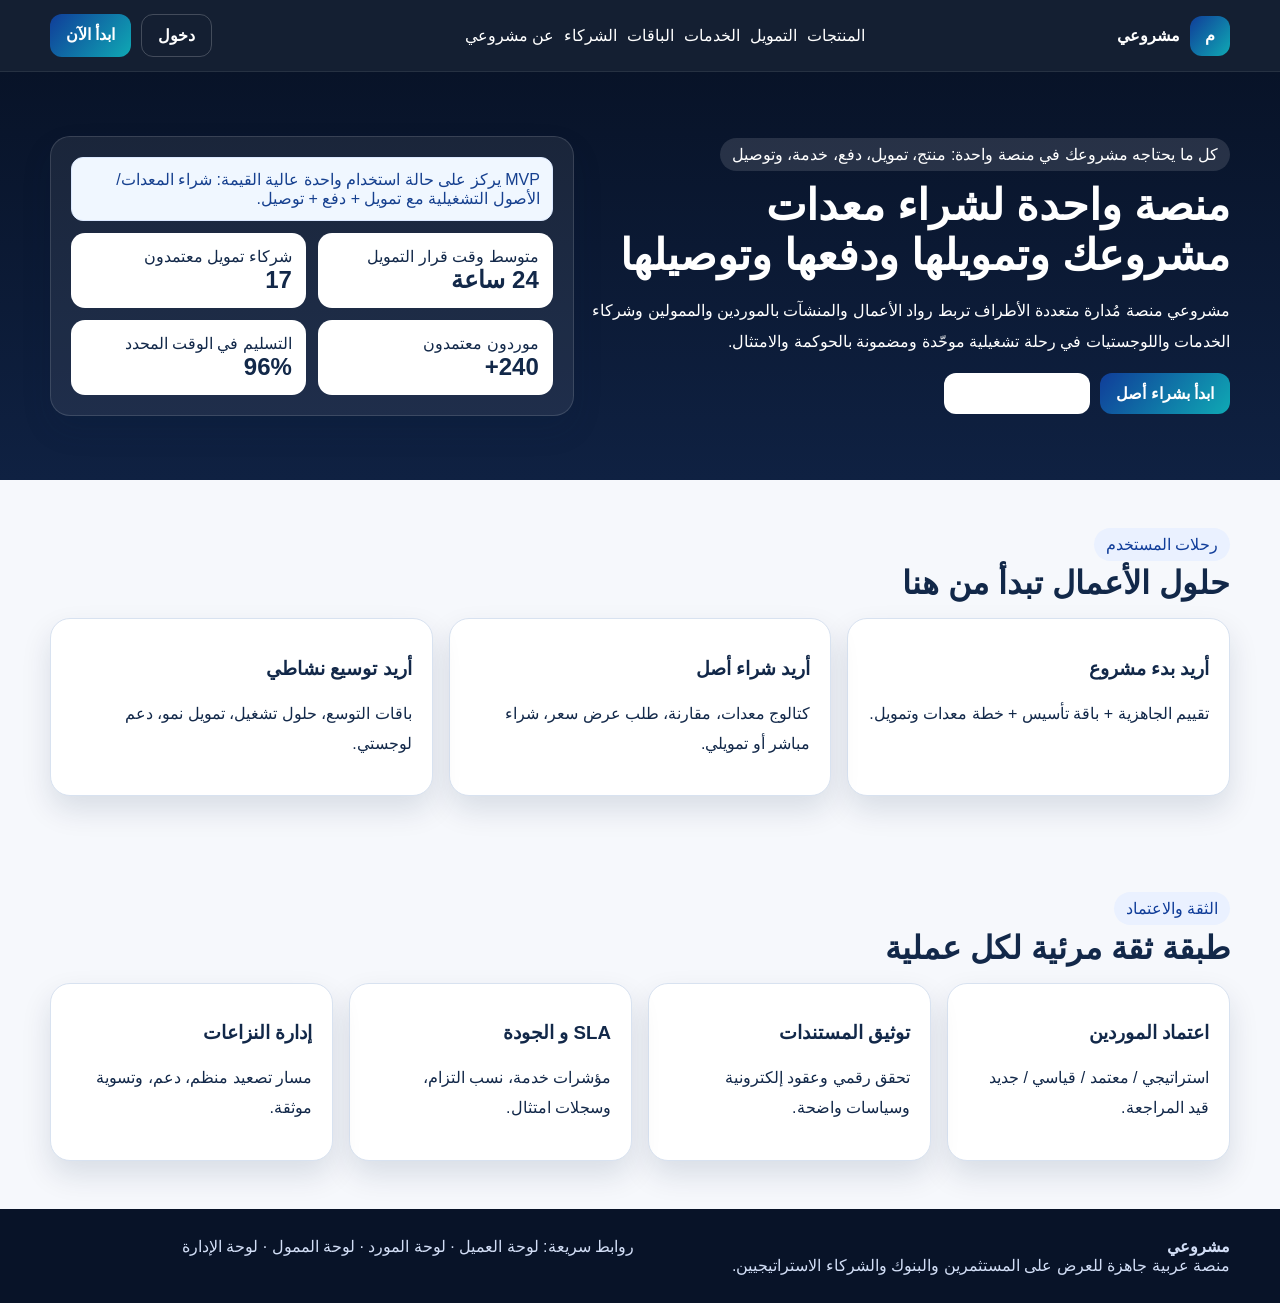
<file: index.html>
<!doctype html>
<html lang="ar" dir="rtl">
<head>
  <meta charset="utf-8" />
  <meta name="viewport" content="width=device-width, initial-scale=1" />
  <title>مشروعي | منصة موحدة لشراء المعدات وتمويلها</title>
  <meta name="description" content="مشروعي منصة عربية متعددة الأطراف توحّد شراء الأصول والتمويل والدفع والتوصيل في رحلة واحدة." />
  <link rel="stylesheet" href="assets/styles.css" />
  <script type="module" defer src="assets/app.js"></script>
</head>
<body>
  <header class="topbar"><div class="container nav"><a class="brand" href="index.html"><span class="brand-mark">م</span><span>مشروعي</span></a><div class="nav-links"><a href="pages/products.html">المنتجات</a><a href="pages/financing.html">التمويل</a><a href="pages/services.html">الخدمات</a><a href="pages/packages.html">الباقات</a><a href="pages/partners.html">الشركاء</a><a href="pages/about.html">عن مشروعي</a></div><div class="nav-actions"><a class="btn btn-outline" href="pages/signin.html">دخول</a><a class="btn btn-primary" href="pages/signup.html">ابدأ الآن</a></div></div></header>
  <section class="hero"><div class="container hero-grid"><div><span class="kicker">كل ما يحتاجه مشروعك في منصة واحدة: منتج، تمويل، دفع، خدمة، وتوصيل</span><h1>منصة واحدة لشراء معدات مشروعك وتمويلها ودفعها وتوصيلها</h1><p>مشروعي منصة مُدارة متعددة الأطراف تربط رواد الأعمال والمنشآت بالموردين والممولين وشركاء الخدمات واللوجستيات في رحلة تشغيلية موحّدة ومضمونة بالحوكمة والامتثال.</p><div class="hero-actions"><a class="btn btn-primary" href="pages/products.html">ابدأ بشراء أصل</a><a class="btn" href="pages/financing.html">احصل على تمويل</a></div></div><div class="panel"><div class="notice">MVP يركز على حالة استخدام واحدة عالية القيمة: شراء المعدات/الأصول التشغيلية مع تمويل + دفع + توصيل.</div><div class="metric-grid"><div class="metric"><div>متوسط وقت قرار التمويل</div><div class="value">24 ساعة</div></div><div class="metric"><div>شركاء تمويل معتمدون</div><div class="value">17</div></div><div class="metric"><div>موردون معتمدون</div><div class="value">240+</div></div><div class="metric"><div>التسليم في الوقت المحدد</div><div class="value">96%</div></div></div></div></div></section>
  <section class="section"><div class="container"><div class="section-head"><div><span class="badge">رحلات المستخدم</span><h2>حلول الأعمال تبدأ من هنا</h2></div></div><div class="grid grid-3"><div class="card"><h3>أريد بدء مشروع</h3><p>تقييم الجاهزية + باقة تأسيس + خطة معدات وتمويل.</p></div><div class="card"><h3>أريد شراء أصل</h3><p>كتالوج معدات، مقارنة، طلب عرض سعر، شراء مباشر أو تمويلي.</p></div><div class="card"><h3>أريد توسيع نشاطي</h3><p>باقات التوسع، حلول تشغيل، تمويل نمو، دعم لوجستي.</p></div></div></div></section>
  <section class="section"><div class="container"><div class="section-head"><div><span class="badge">الثقة والاعتماد</span><h2>طبقة ثقة مرئية لكل عملية</h2></div></div><div class="grid grid-4"><div class="card"><h3>اعتماد الموردين</h3><p>استراتيجي / معتمد / قياسي / جديد قيد المراجعة.</p></div><div class="card"><h3>توثيق المستندات</h3><p>تحقق رقمي وعقود إلكترونية وسياسات واضحة.</p></div><div class="card"><h3>SLA و الجودة</h3><p>مؤشرات خدمة، نسب التزام، وسجلات امتثال.</p></div><div class="card"><h3>إدارة النزاعات</h3><p>مسار تصعيد منظم، دعم، وتسوية موثقة.</p></div></div></div></section>
  <footer class="footer"><div class="container footer-grid"><div><strong>مشروعي</strong><div>منصة عربية جاهزة للعرض على المستثمرين والبنوك والشركاء الاستراتيجيين.</div></div><div>روابط سريعة: <a href="pages/customer-dashboard.html">لوحة العميل</a> · <a href="pages/supplier-dashboard.html">لوحة المورد</a> · <a href="pages/finance-dashboard.html">لوحة الممول</a> · <a href="pages/admin-dashboard.html">لوحة الإدارة</a></div></div></footer>
</body>
</html>
</file>
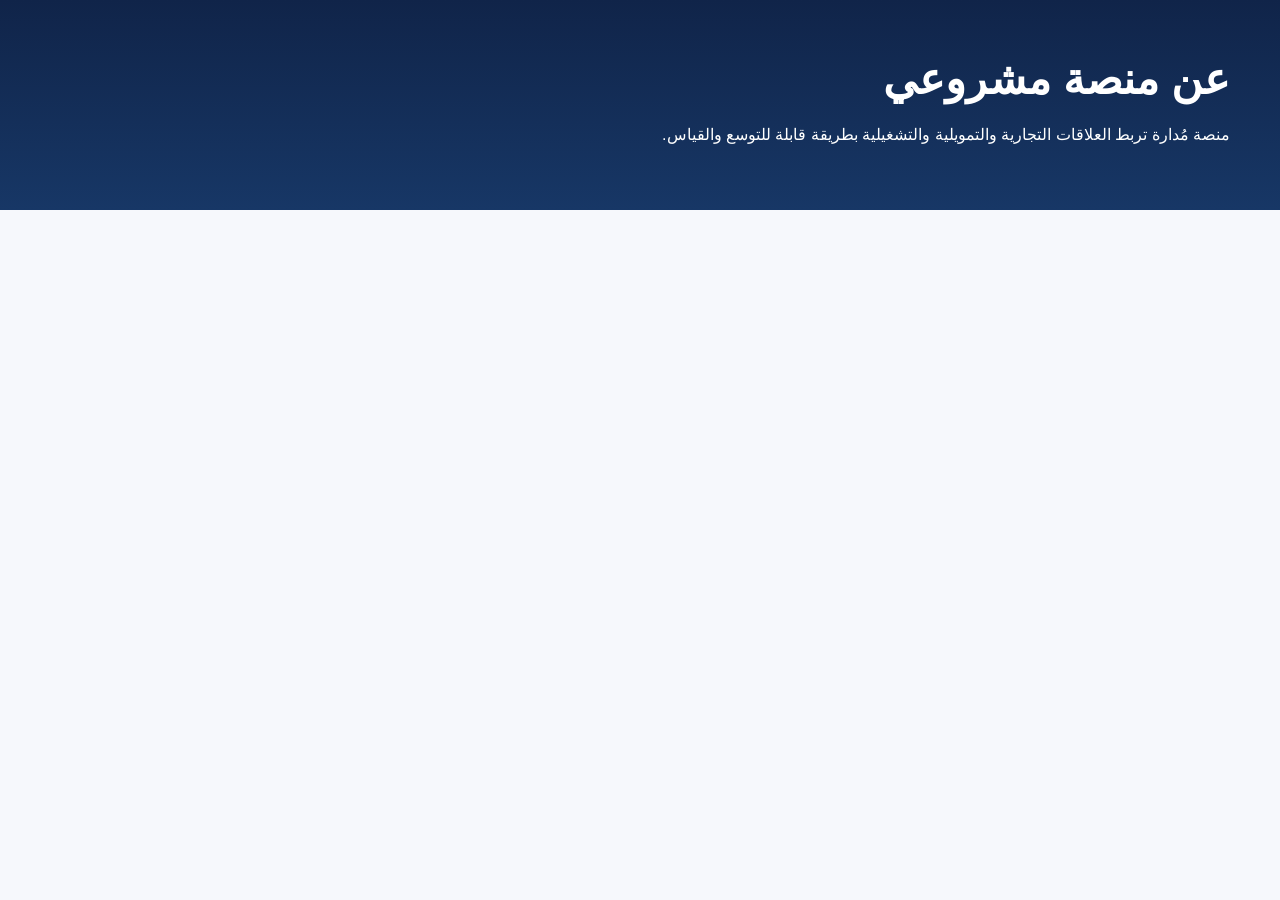
<file: pages/about.html>
<!doctype html><html lang="ar" dir="rtl"><head><meta charset="utf-8"><meta name="viewport" content="width=device-width,initial-scale=1"><title>عن مشروعي</title><link rel="stylesheet" href="../assets/styles.css"></head><body><section class="page-hero"><div class="container"><h1>عن منصة مشروعي</h1><p>منصة مُدارة تربط العلاقات التجارية والتمويلية والتشغيلية بطريقة قابلة للتوسع والقياس.</p></div></section></body></html>
</file>
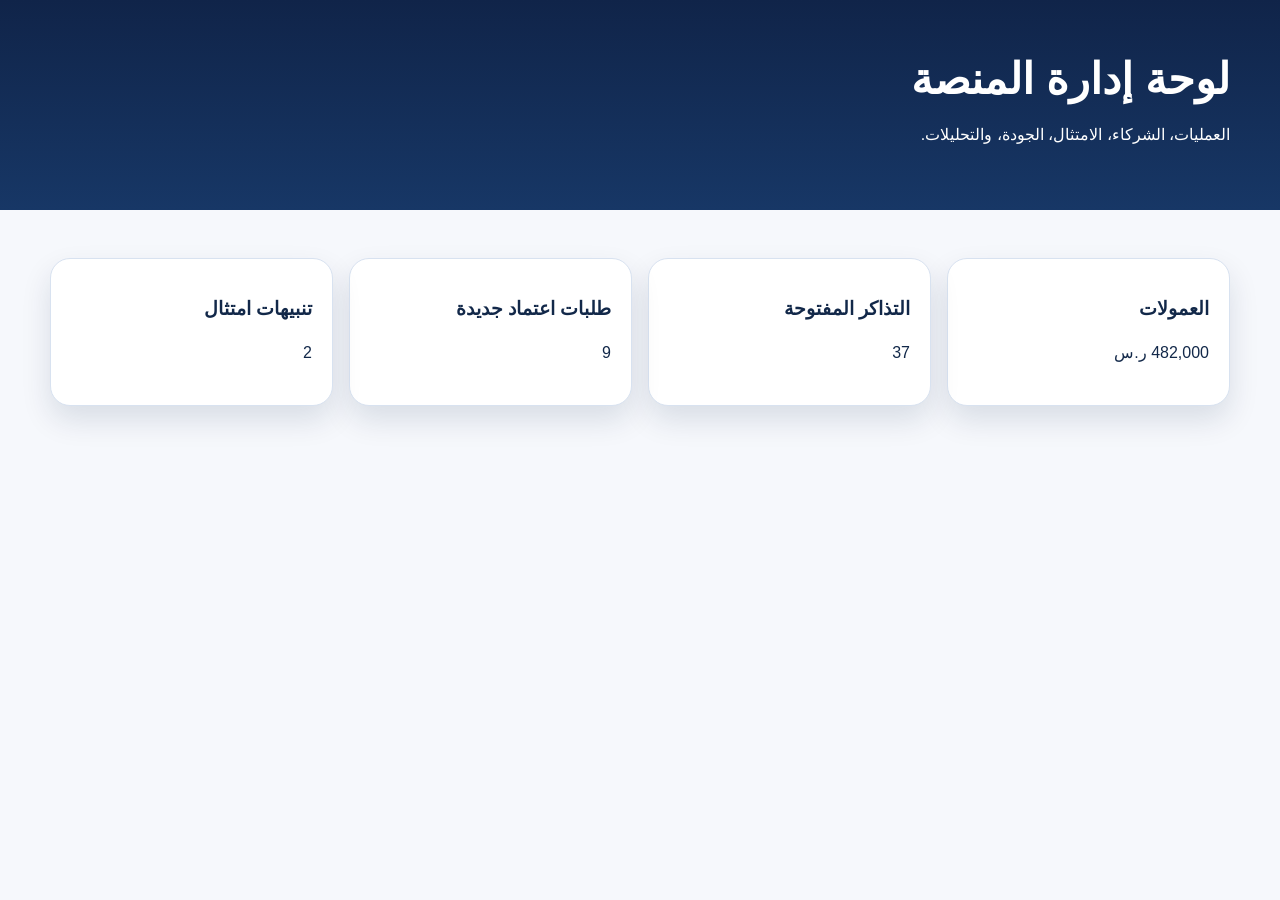
<file: pages/admin-dashboard.html>
<!doctype html><html lang="ar" dir="rtl"><head><meta charset="utf-8"><meta name="viewport" content="width=device-width,initial-scale=1"><title>لوحة الإدارة</title><link rel="stylesheet" href="../assets/styles.css"></head><body><section class="page-hero"><div class="container"><h1>لوحة إدارة المنصة</h1><p>العمليات، الشركاء، الامتثال، الجودة، والتحليلات.</p></div></section><section class="section"><div class="container grid grid-4"><div class="card"><h3>العمولات</h3><p>482,000 ر.س</p></div><div class="card"><h3>التذاكر المفتوحة</h3><p>37</p></div><div class="card"><h3>طلبات اعتماد جديدة</h3><p>9</p></div><div class="card"><h3>تنبيهات امتثال</h3><p>2</p></div></div></section></body></html>
</file>
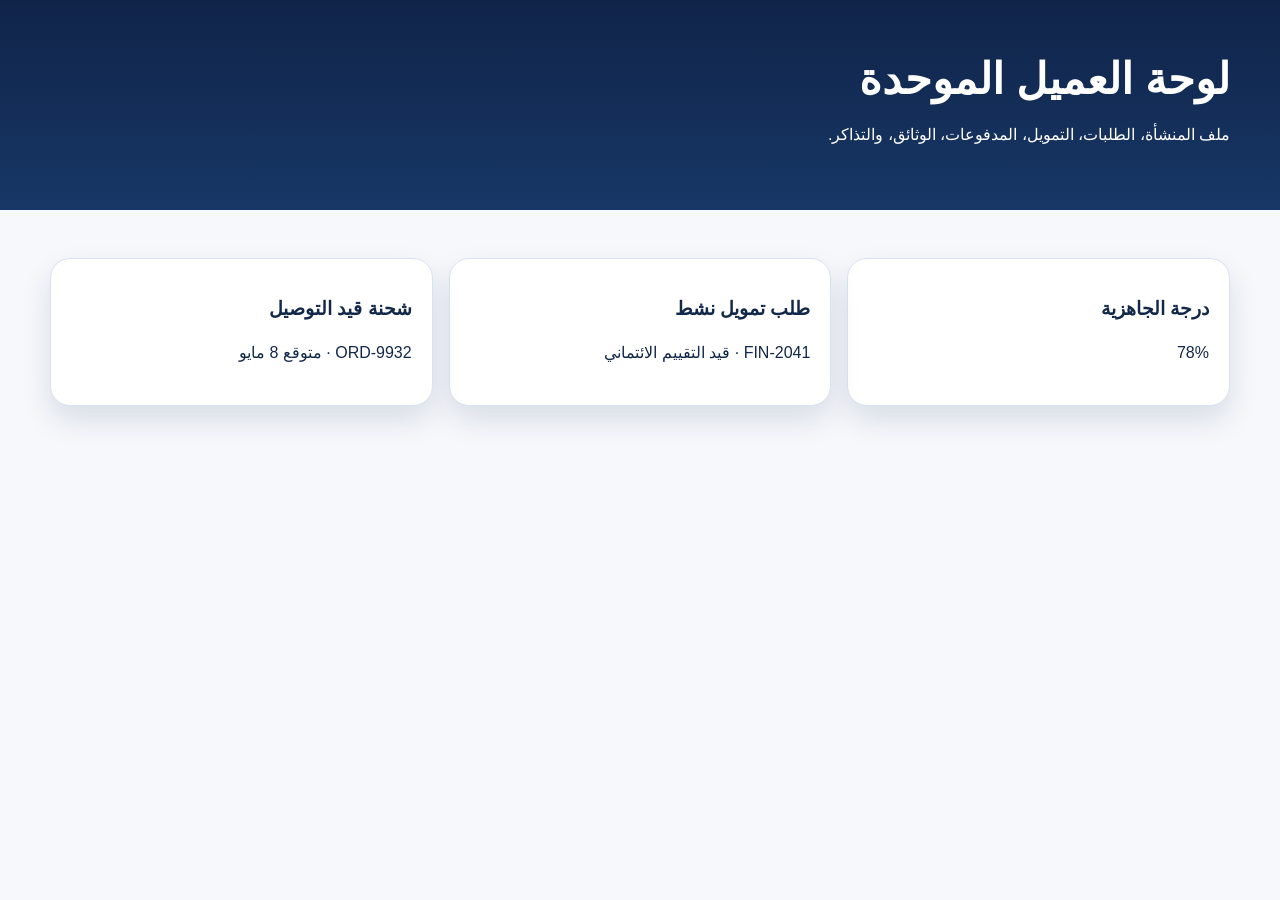
<file: pages/customer-dashboard.html>
<!doctype html><html lang="ar" dir="rtl"><head><meta charset="utf-8"><meta name="viewport" content="width=device-width,initial-scale=1"><title>لوحة العميل</title><link rel="stylesheet" href="../assets/styles.css"></head><body><section class="page-hero"><div class="container"><h1>لوحة العميل الموحدة</h1><p>ملف المنشأة، الطلبات، التمويل، المدفوعات، الوثائق، والتذاكر.</p></div></section><section class="section"><div class="container grid grid-3"><div class="card"><h3>درجة الجاهزية</h3><p class="value">78%</p></div><div class="card"><h3>طلب تمويل نشط</h3><p>FIN-2041 · قيد التقييم الائتماني</p></div><div class="card"><h3>شحنة قيد التوصيل</h3><p>ORD-9932 · متوقع 8 مايو</p></div></div></section></body></html>
</file>
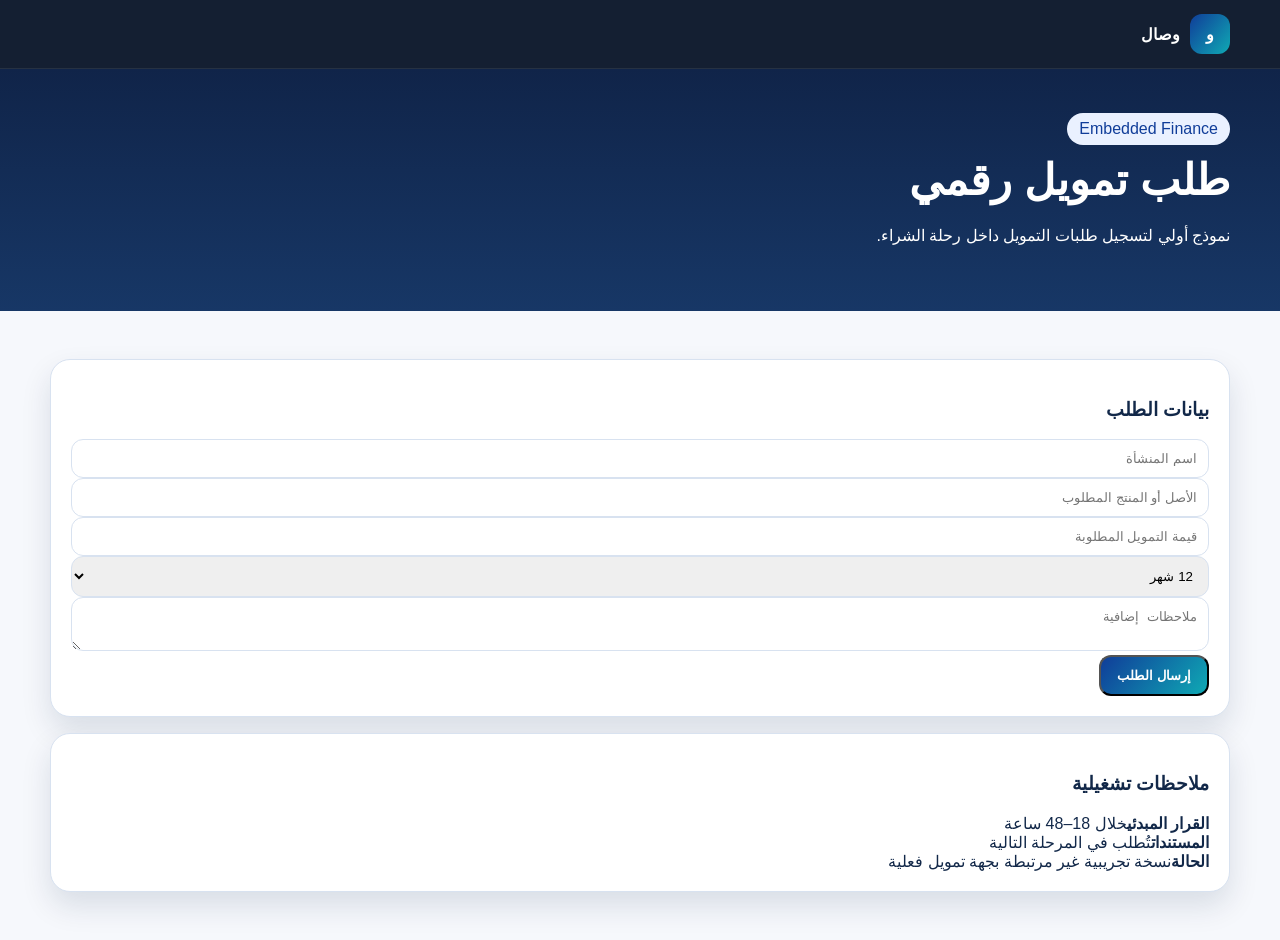
<file: pages/finance-application.html>
<!doctype html><html lang="ar" dir="rtl"><head><meta charset="utf-8"><meta name="viewport" content="width=device-width,initial-scale=1"><title>طلب التمويل | وصال</title><link rel="stylesheet" href="../assets/styles.css"><script defer src="../assets/app.js"></script></head><body><header class="topbar"><div class="container nav"><a class="brand" href="../index.html"><span class="brand-mark">و</span><span>وصال</span></a></div></header><section class="page-hero"><div class="container"><span class="badge">Embedded Finance</span><h1>طلب تمويل رقمي</h1><p>نموذج أولي لتسجيل طلبات التمويل داخل رحلة الشراء.</p></div></section><section class="section"><div class="container split"><div class="card"><h3>بيانات الطلب</h3><form id="finance-demo-form"><input name="company_name" placeholder="اسم المنشأة" required><input name="asset_name" placeholder="الأصل أو المنتج المطلوب" required><input name="amount" type="number" placeholder="قيمة التمويل المطلوبة" required><select name="tenor"><option value="12">12 شهر</option><option value="24">24 شهر</option><option value="36">36 شهر</option></select><textarea name="notes" placeholder="ملاحظات إضافية"></textarea><button class="btn btn-primary" type="submit">إرسال الطلب</button></form></div><div class="card"><h3>ملاحظات تشغيلية</h3><div class="list"><div class="item"><strong>القرار المبدئي</strong><span>خلال 18–48 ساعة</span></div><div class="item"><strong>المستندات</strong><span>تُطلب في المرحلة التالية</span></div><div class="item"><strong>الحالة</strong><span>نسخة تجريبية غير مرتبطة بجهة تمويل فعلية</span></div></div></div></div></section></body></html>
</file>
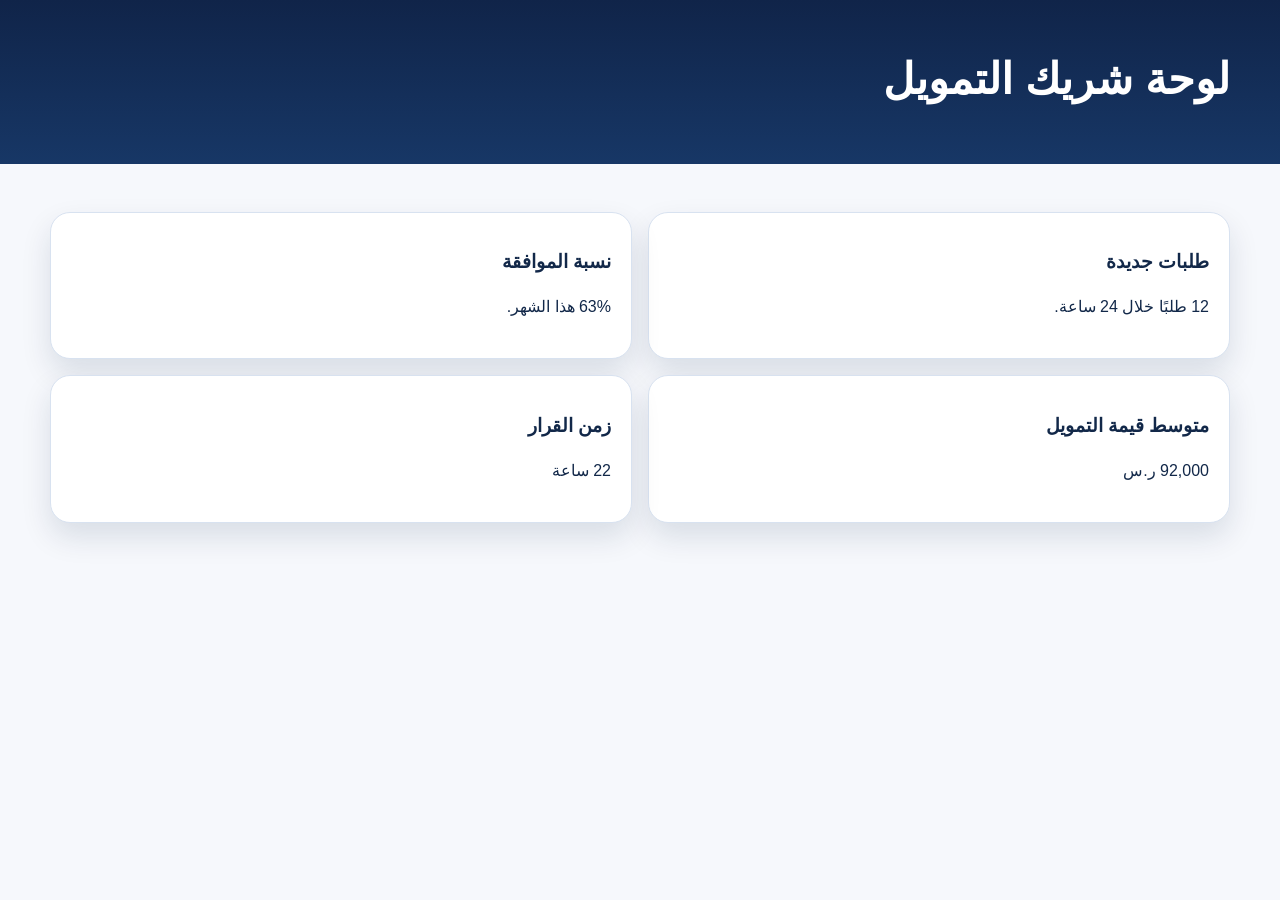
<file: pages/finance-dashboard.html>
<!doctype html><html lang="ar" dir="rtl"><head><meta charset="utf-8"><meta name="viewport" content="width=device-width,initial-scale=1"><title>لوحة شريك التمويل</title><link rel="stylesheet" href="../assets/styles.css"></head><body><section class="page-hero"><div class="container"><h1>لوحة شريك التمويل</h1></div></section><section class="section"><div class="container cards"><div class="card"><h3>طلبات جديدة</h3><p>12 طلبًا خلال 24 ساعة.</p></div><div class="card"><h3>نسبة الموافقة</h3><p>63% هذا الشهر.</p></div><div class="card"><h3>متوسط قيمة التمويل</h3><p>92,000 ر.س</p></div><div class="card"><h3>زمن القرار</h3><p>22 ساعة</p></div></div></section></body></html>
</file>
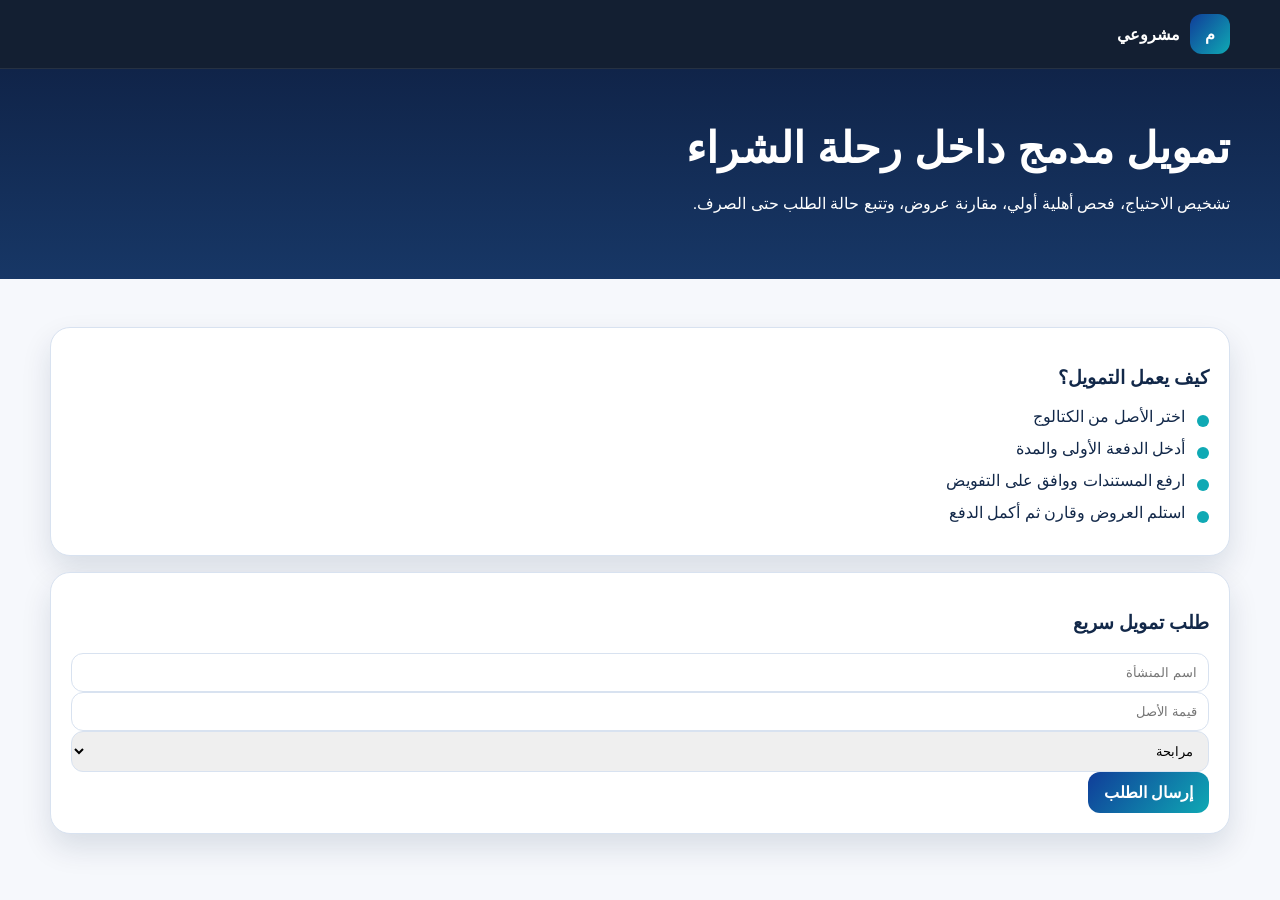
<file: pages/financing.html>
<!doctype html><html lang="ar" dir="rtl"><head><meta charset="utf-8"><meta name="viewport" content="width=device-width,initial-scale=1"><title>التمويل | مشروعي</title><link rel="stylesheet" href="../assets/styles.css"></head><body><header class="topbar"><div class="container nav"><a class="brand" href="../index.html"><span class="brand-mark">م</span><span>مشروعي</span></a></div></header><section class="page-hero"><div class="container"><h1>تمويل مدمج داخل رحلة الشراء</h1><p>تشخيص الاحتياج، فحص أهلية أولي، مقارنة عروض، وتتبع حالة الطلب حتى الصرف.</p></div></section><section class="section"><div class="container split"><div class="card timeline"><h3>كيف يعمل التمويل؟</h3><div class="step"><div class="dot"></div><div>اختر الأصل من الكتالوج</div></div><div class="step"><div class="dot"></div><div>أدخل الدفعة الأولى والمدة</div></div><div class="step"><div class="dot"></div><div>ارفع المستندات ووافق على التفويض</div></div><div class="step"><div class="dot"></div><div>استلم العروض وقارن ثم أكمل الدفع</div></div></div><div class="card"><h3>طلب تمويل سريع</h3><input placeholder="اسم المنشأة"><input placeholder="قيمة الأصل"><select><option>مرابحة</option><option>تأجير تمويلي</option><option>قرض تشغيلي</option></select><a class="btn btn-primary" href="#">إرسال الطلب</a></div></div></section></body></html>
</file>
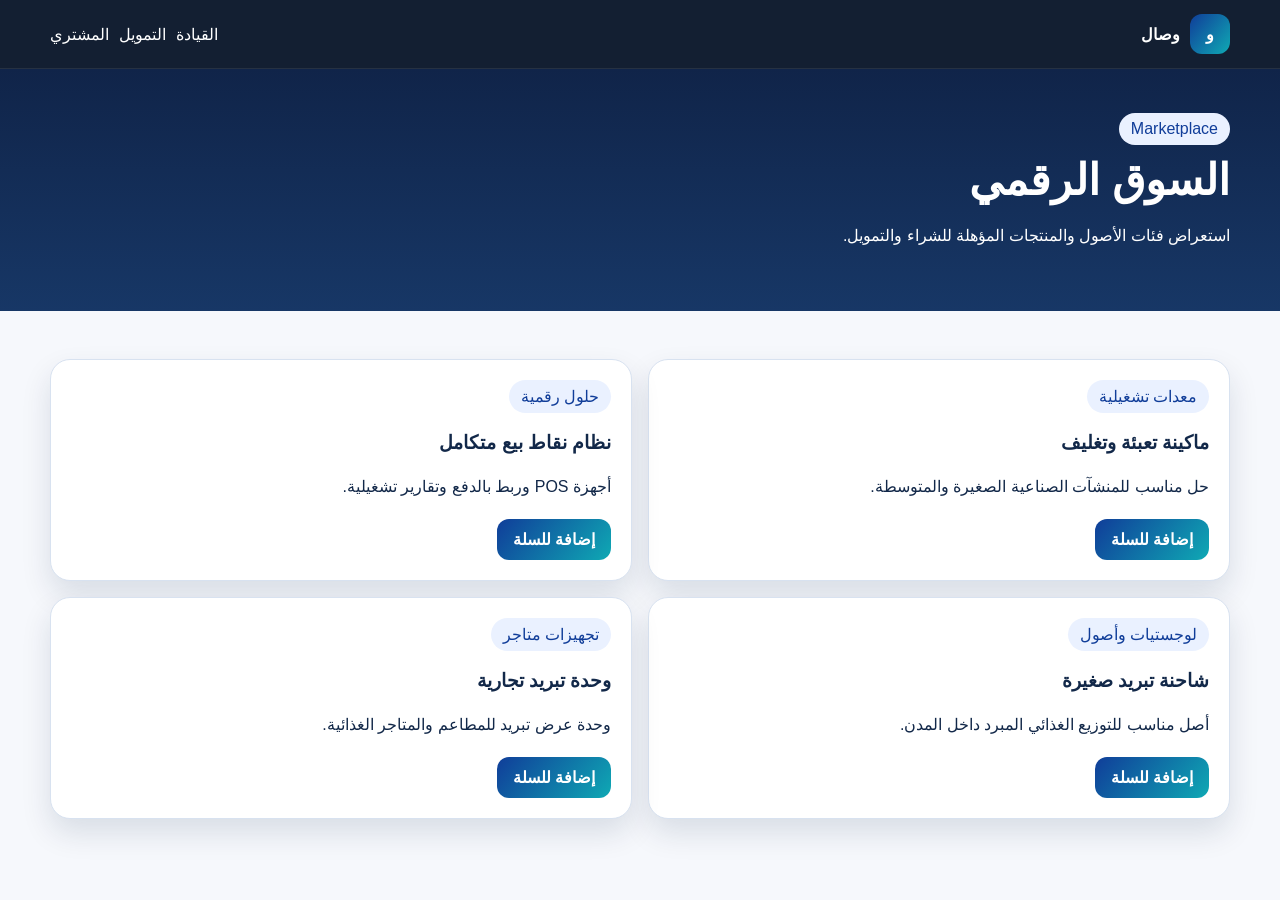
<file: pages/marketplace.html>
<!doctype html><html lang="ar" dir="rtl"><head><meta charset="utf-8"><meta name="viewport" content="width=device-width,initial-scale=1"><title>السوق | وصال</title><link rel="stylesheet" href="../assets/styles.css"><script defer src="../assets/app.js"></script></head><body><header class="topbar"><div class="container nav"><a class="brand" href="../index.html"><span class="brand-mark">و</span><span>وصال</span></a><div class="nav-links"><a href="dashboard.html">القيادة</a><a href="finance-application.html">التمويل</a><a href="buyer.html">المشتري</a></div></div></header><section class="page-hero"><div class="container"><span class="badge">Marketplace</span><h1>السوق الرقمي</h1><p>استعراض فئات الأصول والمنتجات المؤهلة للشراء والتمويل.</p></div></section><section class="section"><div class="container"><div class="cards"><div class="card"><span class="badge">معدات تشغيلية</span><h3>ماكينة تعبئة وتغليف</h3><p>حل مناسب للمنشآت الصناعية الصغيرة والمتوسطة.</p><div class="hero-actions"><a class="btn btn-primary" data-add-demo data-name="ماكينة تعبئة وتغليف" data-price="128000">إضافة للسلة</a></div></div><div class="card"><span class="badge">حلول رقمية</span><h3>نظام نقاط بيع متكامل</h3><p>أجهزة POS وربط بالدفع وتقارير تشغيلية.</p><div class="hero-actions"><a class="btn btn-primary" data-add-demo data-name="نظام نقاط بيع متكامل" data-price="14800">إضافة للسلة</a></div></div><div class="card"><span class="badge">لوجستيات وأصول</span><h3>شاحنة تبريد صغيرة</h3><p>أصل مناسب للتوزيع الغذائي المبرد داخل المدن.</p><div class="hero-actions"><a class="btn btn-primary" data-add-demo data-name="شاحنة تبريد صغيرة" data-price="320000">إضافة للسلة</a></div></div><div class="card"><span class="badge">تجهيزات متاجر</span><h3>وحدة تبريد تجارية</h3><p>وحدة عرض تبريد للمطاعم والمتاجر الغذائية.</p><div class="hero-actions"><a class="btn btn-primary" data-add-demo data-name="وحدة تبريد تجارية" data-price="22600">إضافة للسلة</a></div></div></div></div></section></body></html>
</file>
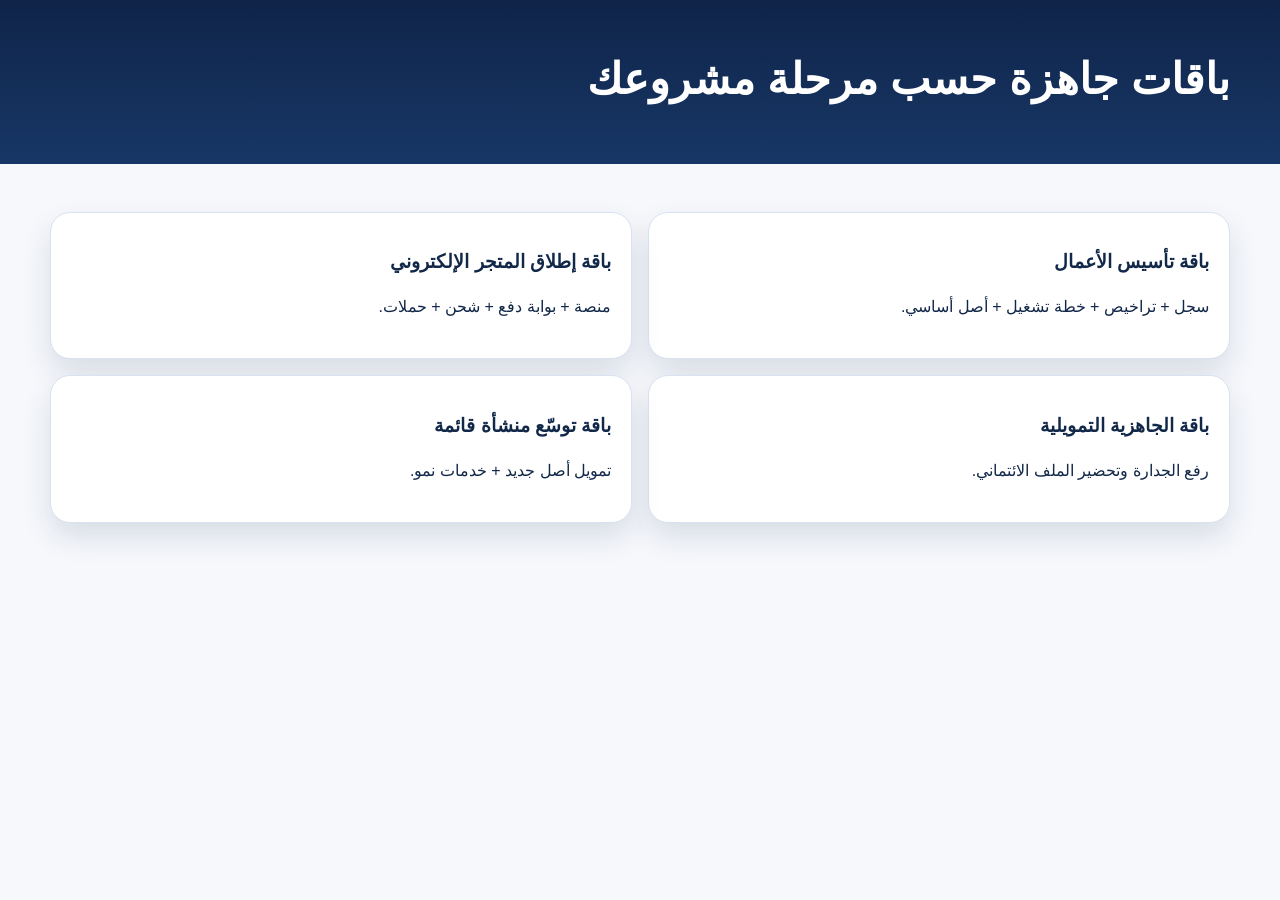
<file: pages/packages.html>
<!doctype html><html lang="ar" dir="rtl"><head><meta charset="utf-8"><meta name="viewport" content="width=device-width,initial-scale=1"><title>الباقات | مشروعي</title><link rel="stylesheet" href="../assets/styles.css"></head><body><section class="page-hero"><div class="container"><h1>باقات جاهزة حسب مرحلة مشروعك</h1></div></section><section class="section"><div class="container cards"><div class="card"><h3>باقة تأسيس الأعمال</h3><p>سجل + تراخيص + خطة تشغيل + أصل أساسي.</p></div><div class="card"><h3>باقة إطلاق المتجر الإلكتروني</h3><p>منصة + بوابة دفع + شحن + حملات.</p></div><div class="card"><h3>باقة الجاهزية التمويلية</h3><p>رفع الجدارة وتحضير الملف الائتماني.</p></div><div class="card"><h3>باقة توسّع منشأة قائمة</h3><p>تمويل أصل جديد + خدمات نمو.</p></div></div></section></body></html>
</file>
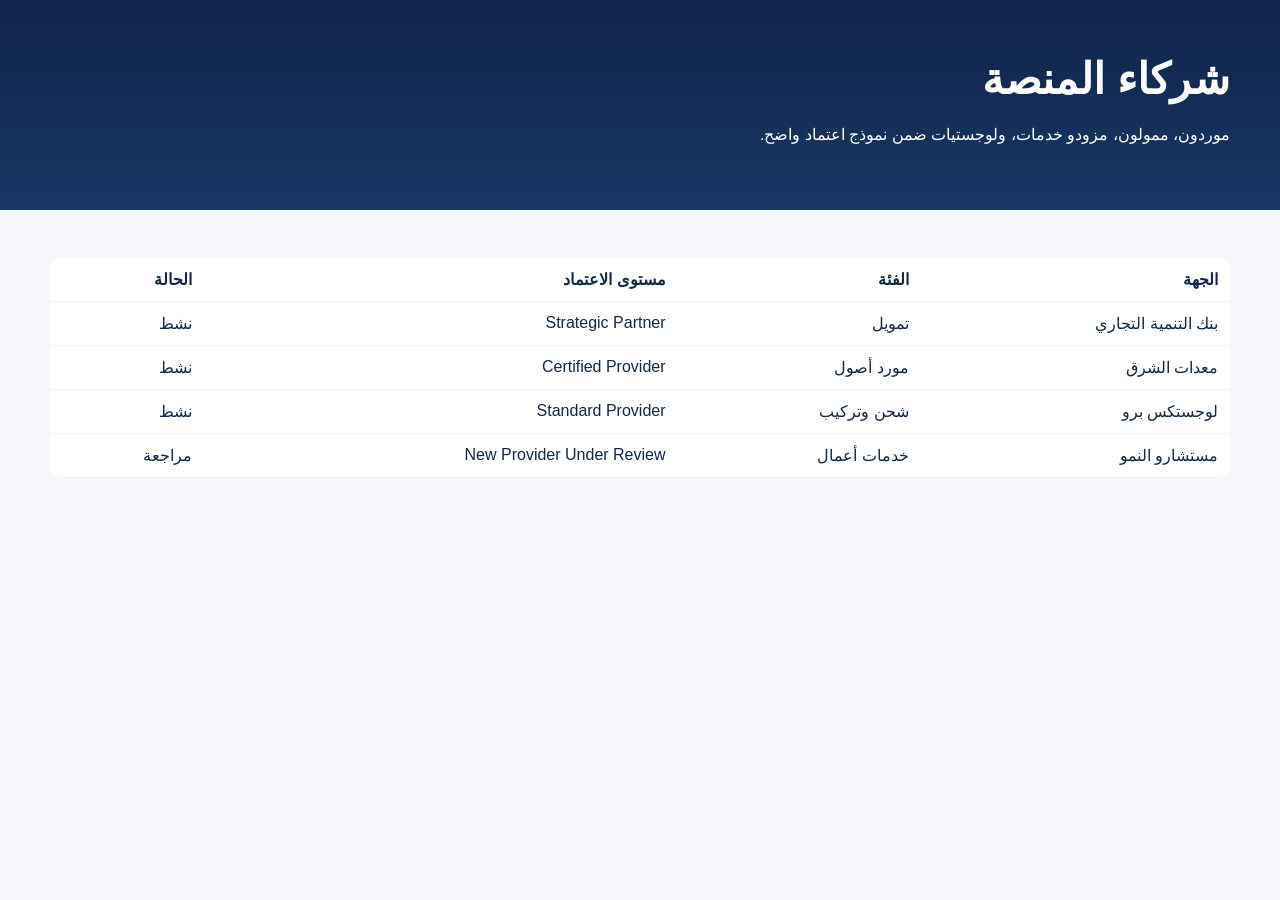
<file: pages/partners.html>
<!doctype html><html lang="ar" dir="rtl"><head><meta charset="utf-8"><meta name="viewport" content="width=device-width,initial-scale=1"><title>الشركاء | مشروعي</title><link rel="stylesheet" href="../assets/styles.css"></head><body><section class="page-hero"><div class="container"><h1>شركاء المنصة</h1><p>موردون، ممولون، مزودو خدمات، ولوجستيات ضمن نموذج اعتماد واضح.</p></div></section><section class="section"><div class="container table-wrap"><table><tr><th>الجهة</th><th>الفئة</th><th>مستوى الاعتماد</th><th>الحالة</th></tr><tr><td>بنك التنمية التجاري</td><td>تمويل</td><td>Strategic Partner</td><td>نشط</td></tr><tr><td>معدات الشرق</td><td>مورد أصول</td><td>Certified Provider</td><td>نشط</td></tr><tr><td>لوجستكس برو</td><td>شحن وتركيب</td><td>Standard Provider</td><td>نشط</td></tr><tr><td>مستشارو النمو</td><td>خدمات أعمال</td><td>New Provider Under Review</td><td>مراجعة</td></tr></table></div></section></body></html>
</file>
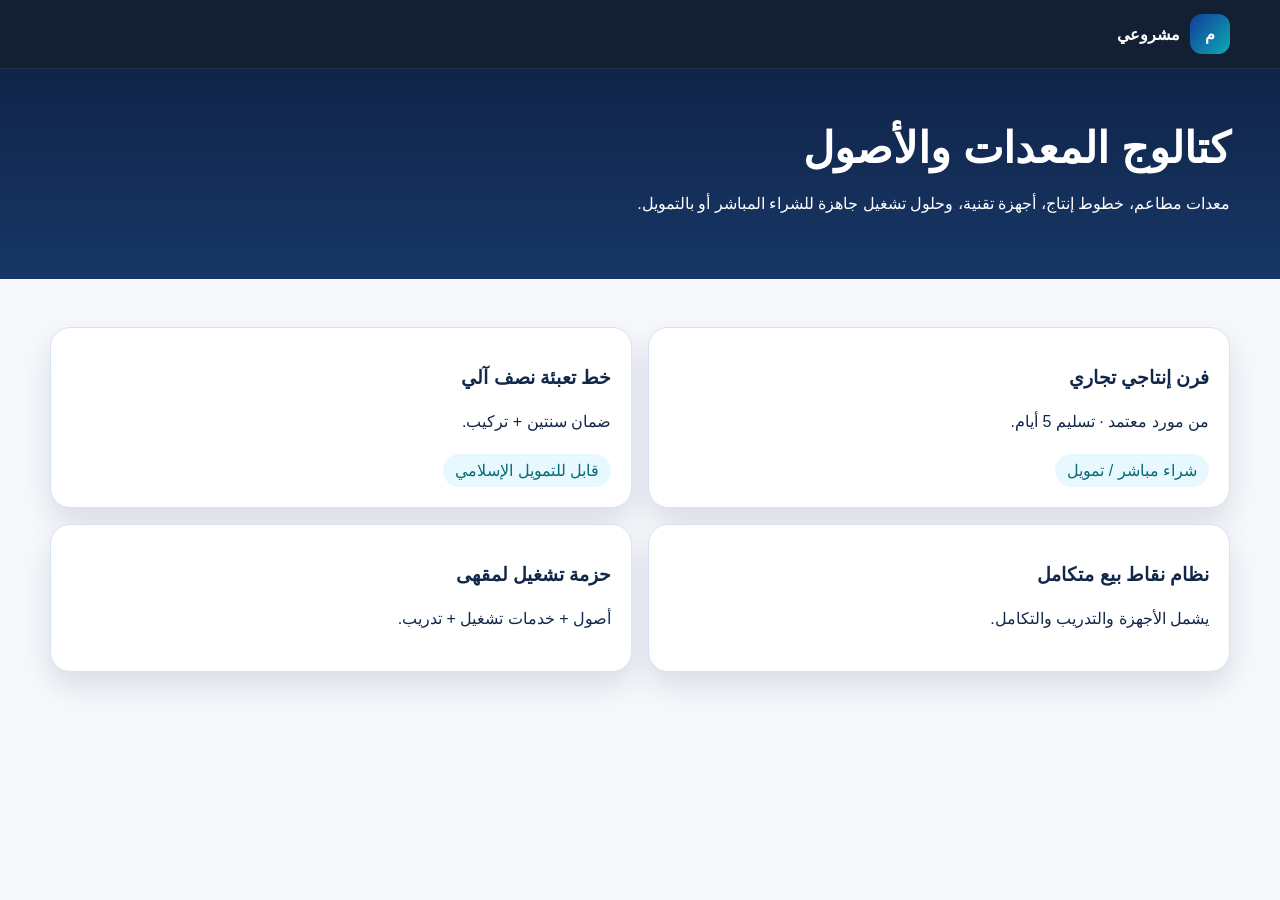
<file: pages/products.html>
<!doctype html><html lang="ar" dir="rtl"><head><meta charset="utf-8"><meta name="viewport" content="width=device-width,initial-scale=1"><title>المنتجات | مشروعي</title><link rel="stylesheet" href="../assets/styles.css"></head><body><header class="topbar"><div class="container nav"><a class="brand" href="../index.html"><span class="brand-mark">م</span><span>مشروعي</span></a></div></header><section class="page-hero"><div class="container"><h1>كتالوج المعدات والأصول</h1><p>معدات مطاعم، خطوط إنتاج، أجهزة تقنية، وحلول تشغيل جاهزة للشراء المباشر أو بالتمويل.</p></div></section><section class="section"><div class="container cards"><div class="card"><h3>فرن إنتاجي تجاري</h3><p>من مورد معتمد · تسليم 5 أيام.</p><span class="status">شراء مباشر / تمويل</span></div><div class="card"><h3>خط تعبئة نصف آلي</h3><p>ضمان سنتين + تركيب.</p><span class="status">قابل للتمويل الإسلامي</span></div><div class="card"><h3>نظام نقاط بيع متكامل</h3><p>يشمل الأجهزة والتدريب والتكامل.</p></div><div class="card"><h3>حزمة تشغيل لمقهى</h3><p>أصول + خدمات تشغيل + تدريب.</p></div></div></section></body></html>
</file>
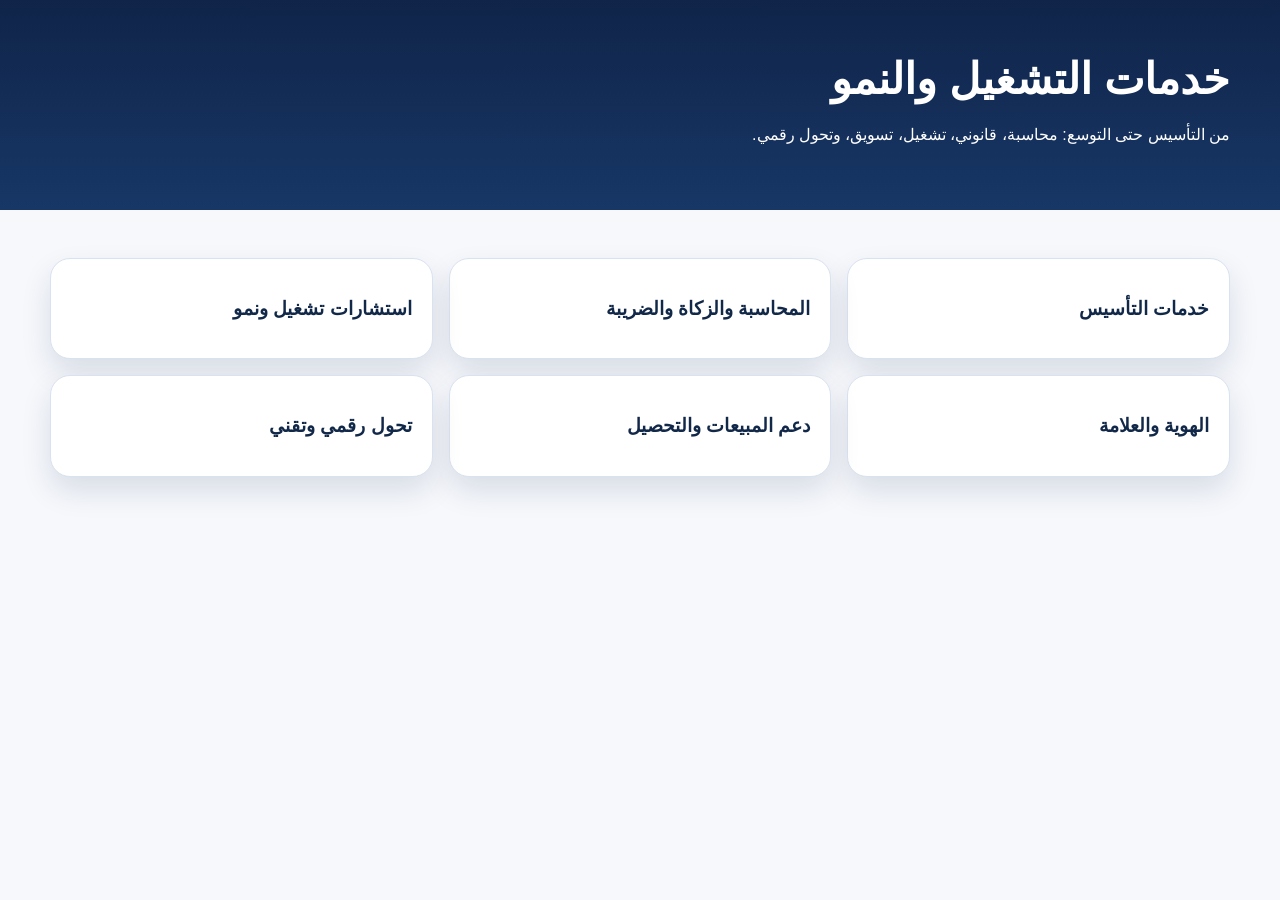
<file: pages/services.html>
<!doctype html><html lang="ar" dir="rtl"><head><meta charset="utf-8"><meta name="viewport" content="width=device-width,initial-scale=1"><title>الخدمات | مشروعي</title><link rel="stylesheet" href="../assets/styles.css"></head><body><section class="page-hero"><div class="container"><h1>خدمات التشغيل والنمو</h1><p>من التأسيس حتى التوسع: محاسبة، قانوني، تشغيل، تسويق، وتحول رقمي.</p></div></section><section class="section"><div class="container grid grid-3"><div class="card"><h3>خدمات التأسيس</h3></div><div class="card"><h3>المحاسبة والزكاة والضريبة</h3></div><div class="card"><h3>استشارات تشغيل ونمو</h3></div><div class="card"><h3>الهوية والعلامة</h3></div><div class="card"><h3>دعم المبيعات والتحصيل</h3></div><div class="card"><h3>تحول رقمي وتقني</h3></div></div></section></body></html>
</file>
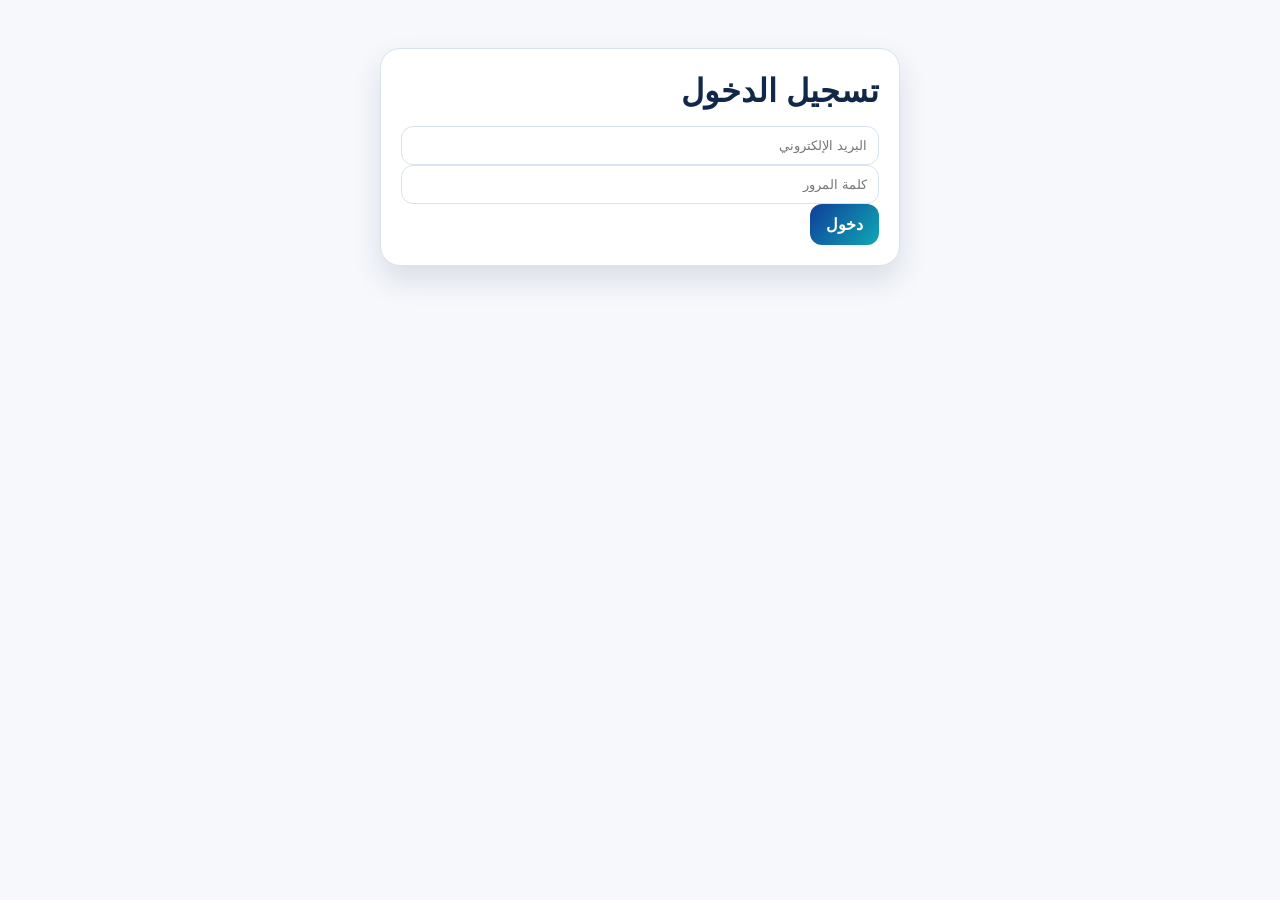
<file: pages/signin.html>
<!doctype html><html lang="ar" dir="rtl"><head><meta charset="utf-8"><meta name="viewport" content="width=device-width,initial-scale=1"><title>تسجيل الدخول</title><link rel="stylesheet" href="../assets/styles.css"></head><body><section class="section"><div class="container" style="max-width:520px"><div class="card"><h2>تسجيل الدخول</h2><input placeholder="البريد الإلكتروني"><input placeholder="كلمة المرور" type="password"><a class="btn btn-primary" href="customer-dashboard.html">دخول</a></div></div></section></body></html>
</file>
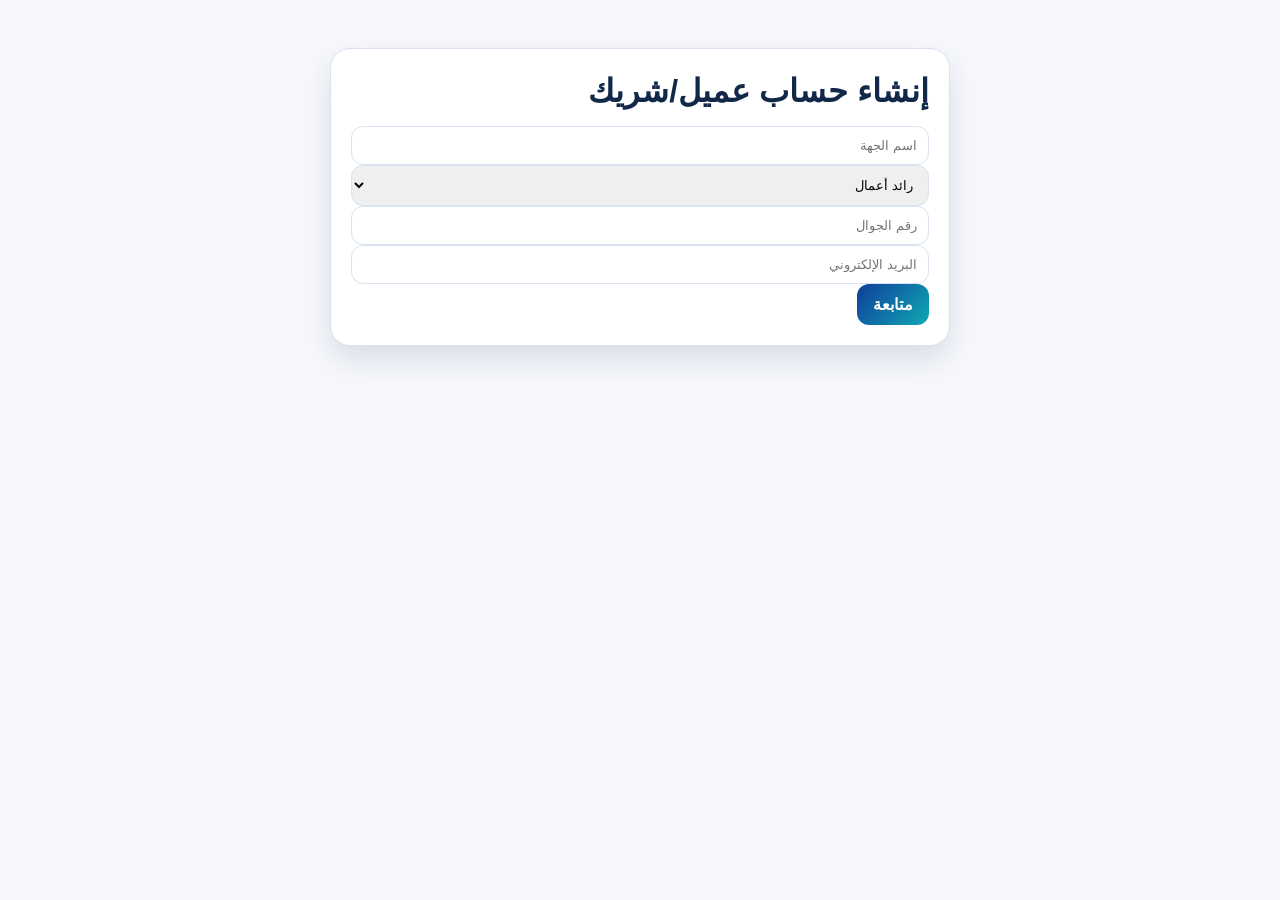
<file: pages/signup.html>
<!doctype html><html lang="ar" dir="rtl"><head><meta charset="utf-8"><meta name="viewport" content="width=device-width,initial-scale=1"><title>إنشاء حساب</title><link rel="stylesheet" href="../assets/styles.css"></head><body><section class="section"><div class="container" style="max-width:620px"><div class="card"><h2>إنشاء حساب عميل/شريك</h2><input placeholder="اسم الجهة"><select><option>رائد أعمال</option><option>منشأة صغيرة</option><option>مورد</option><option>جهة تمويل</option></select><input placeholder="رقم الجوال"><input placeholder="البريد الإلكتروني"><a class="btn btn-primary" href="customer-dashboard.html">متابعة</a></div></div></section></body></html>
</file>
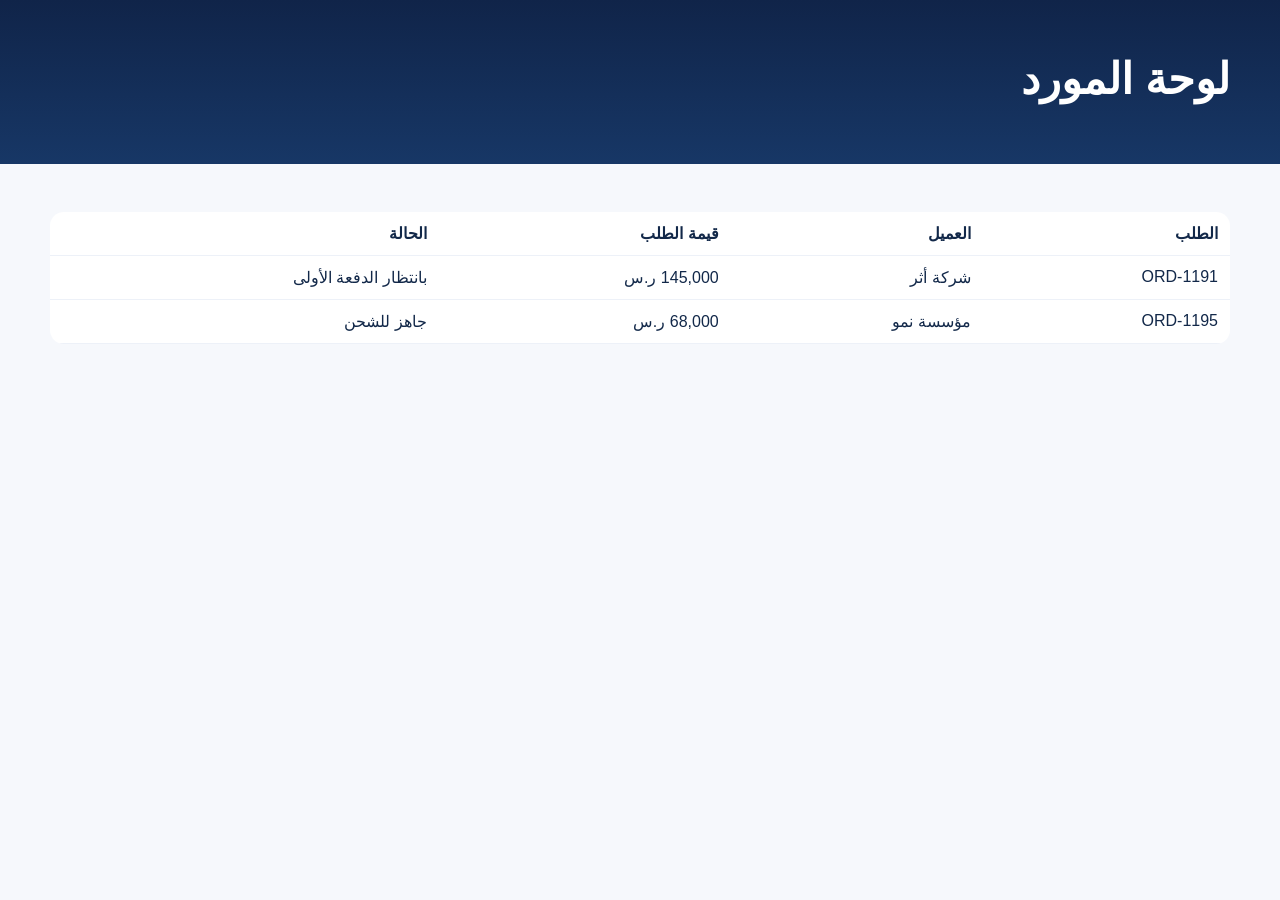
<file: pages/supplier-dashboard.html>
<!doctype html><html lang="ar" dir="rtl"><head><meta charset="utf-8"><meta name="viewport" content="width=device-width,initial-scale=1"><title>لوحة المورد</title><link rel="stylesheet" href="../assets/styles.css"></head><body><section class="page-hero"><div class="container"><h1>لوحة المورد</h1></div></section><section class="section"><div class="container table-wrap"><table><tr><th>الطلب</th><th>العميل</th><th>قيمة الطلب</th><th>الحالة</th></tr><tr><td>ORD-1191</td><td>شركة أثر</td><td>145,000 ر.س</td><td>بانتظار الدفعة الأولى</td></tr><tr><td>ORD-1195</td><td>مؤسسة نمو</td><td>68,000 ر.س</td><td>جاهز للشحن</td></tr></table></div></section></body></html>
</file>
<file: assets/styles.css>
:root{--bg:#081328;--surface:#11203d;--card:#fff;--text:#122849;--muted:#6e83a3;--line:#d8e2f0;--brand:#103d99;--teal:#0fa9b4;--violet:#6c63ff;--radius:20px;--shadow:0 14px 30px rgba(11,31,66,.12)}*{box-sizing:border-box}body{margin:0;font-family:"Tajawal",Tahoma,Arial,sans-serif;background:#f6f8fc;color:var(--text);direction:rtl}a{text-decoration:none;color:inherit}.container{width:min(1180px,calc(100% - 40px));margin:auto}.topbar{position:sticky;top:0;z-index:20;background:rgba(8,19,40,.95);border-bottom:1px solid rgba(255,255,255,.08)}.nav{display:flex;justify-content:space-between;align-items:center;gap:12px;flex-wrap:wrap;padding:14px 0;color:#fff}.brand{display:flex;gap:10px;align-items:center;font-weight:800}.brand-mark{width:40px;height:40px;border-radius:12px;background:linear-gradient(130deg,var(--brand),var(--teal));display:grid;place-items:center}.nav-links,.nav-actions,.hero-actions{display:flex;gap:10px;flex-wrap:wrap}.btn{padding:11px 16px;border-radius:12px;background:#fff;font-weight:700;display:inline-flex}.btn-primary{background:linear-gradient(130deg,var(--brand),var(--teal));color:#fff}.btn-outline{background:transparent;color:#fff;border:1px solid rgba(255,255,255,.2)}.hero{background:linear-gradient(180deg,#081328,#0f2142);color:#fff;padding:64px 0}.hero-grid,.split,.cards,.grid{display:grid;gap:16px}.hero-grid{grid-template-columns:1.1fr .9fr;align-items:center}.panel,.card{background:#fff;border:1px solid var(--line);border-radius:var(--radius);padding:20px;box-shadow:var(--shadow)}.panel{background:rgba(255,255,255,.07);color:#fff;border-color:rgba(255,255,255,.13)}.kicker,.badge,.status{display:inline-block;padding:7px 12px;border-radius:999px}.kicker{background:rgba(255,255,255,.12)}.badge{background:#eaf1ff;color:var(--brand)}.status{background:#e8f8ff;color:#086c76}h1{font-size:2.7rem;margin:.6rem 0 1rem}h2{margin:.2rem 0 1rem;font-size:2rem}p{line-height:1.9}.section{padding:48px 0}.section-head{display:flex;justify-content:space-between;align-items:end;flex-wrap:wrap}.grid-3{grid-template-columns:repeat(3,1fr)}.grid-4{grid-template-columns:repeat(4,1fr)}.metric-grid{display:grid;grid-template-columns:repeat(2,1fr);gap:12px;margin-top:12px}.metric{background:#fff;border-radius:14px;padding:14px;color:var(--text)}.metric .value{font-size:1.5rem;font-weight:900}.page-hero{padding:44px 0;background:linear-gradient(180deg,#102449,#173766);color:#fff}.table-wrap{overflow:auto}table{width:100%;border-collapse:collapse;background:#fff;border-radius:14px;overflow:hidden}th,td{padding:12px;border-bottom:1px solid #edf1f8;text-align:right}.footer{padding:28px 0;background:#081328;color:#d2def6}.footer-grid{display:grid;grid-template-columns:1fr 1fr;gap:12px}.cards{grid-template-columns:repeat(2,1fr)}input,select,textarea{width:100%;padding:11px;border:1px solid #d8e2f0;border-radius:12px}.timeline .step{display:flex;gap:12px;margin-bottom:12px}.dot{width:12px;height:12px;border-radius:50%;background:var(--teal);margin-top:8px}.notice{padding:12px;border-radius:12px;background:#f0f7ff;color:#16408f;border:1px solid #dce9ff}@media(max-width:960px){.hero-grid,.grid-3,.grid-4,.cards,.footer-grid{grid-template-columns:1fr 1fr}}@media(max-width:720px){.container{width:min(100% - 24px,1180px)}h1{font-size:2.1rem}.hero-grid,.grid-3,.grid-4,.cards,.footer-grid,.metric-grid{grid-template-columns:1fr}}
</file>
